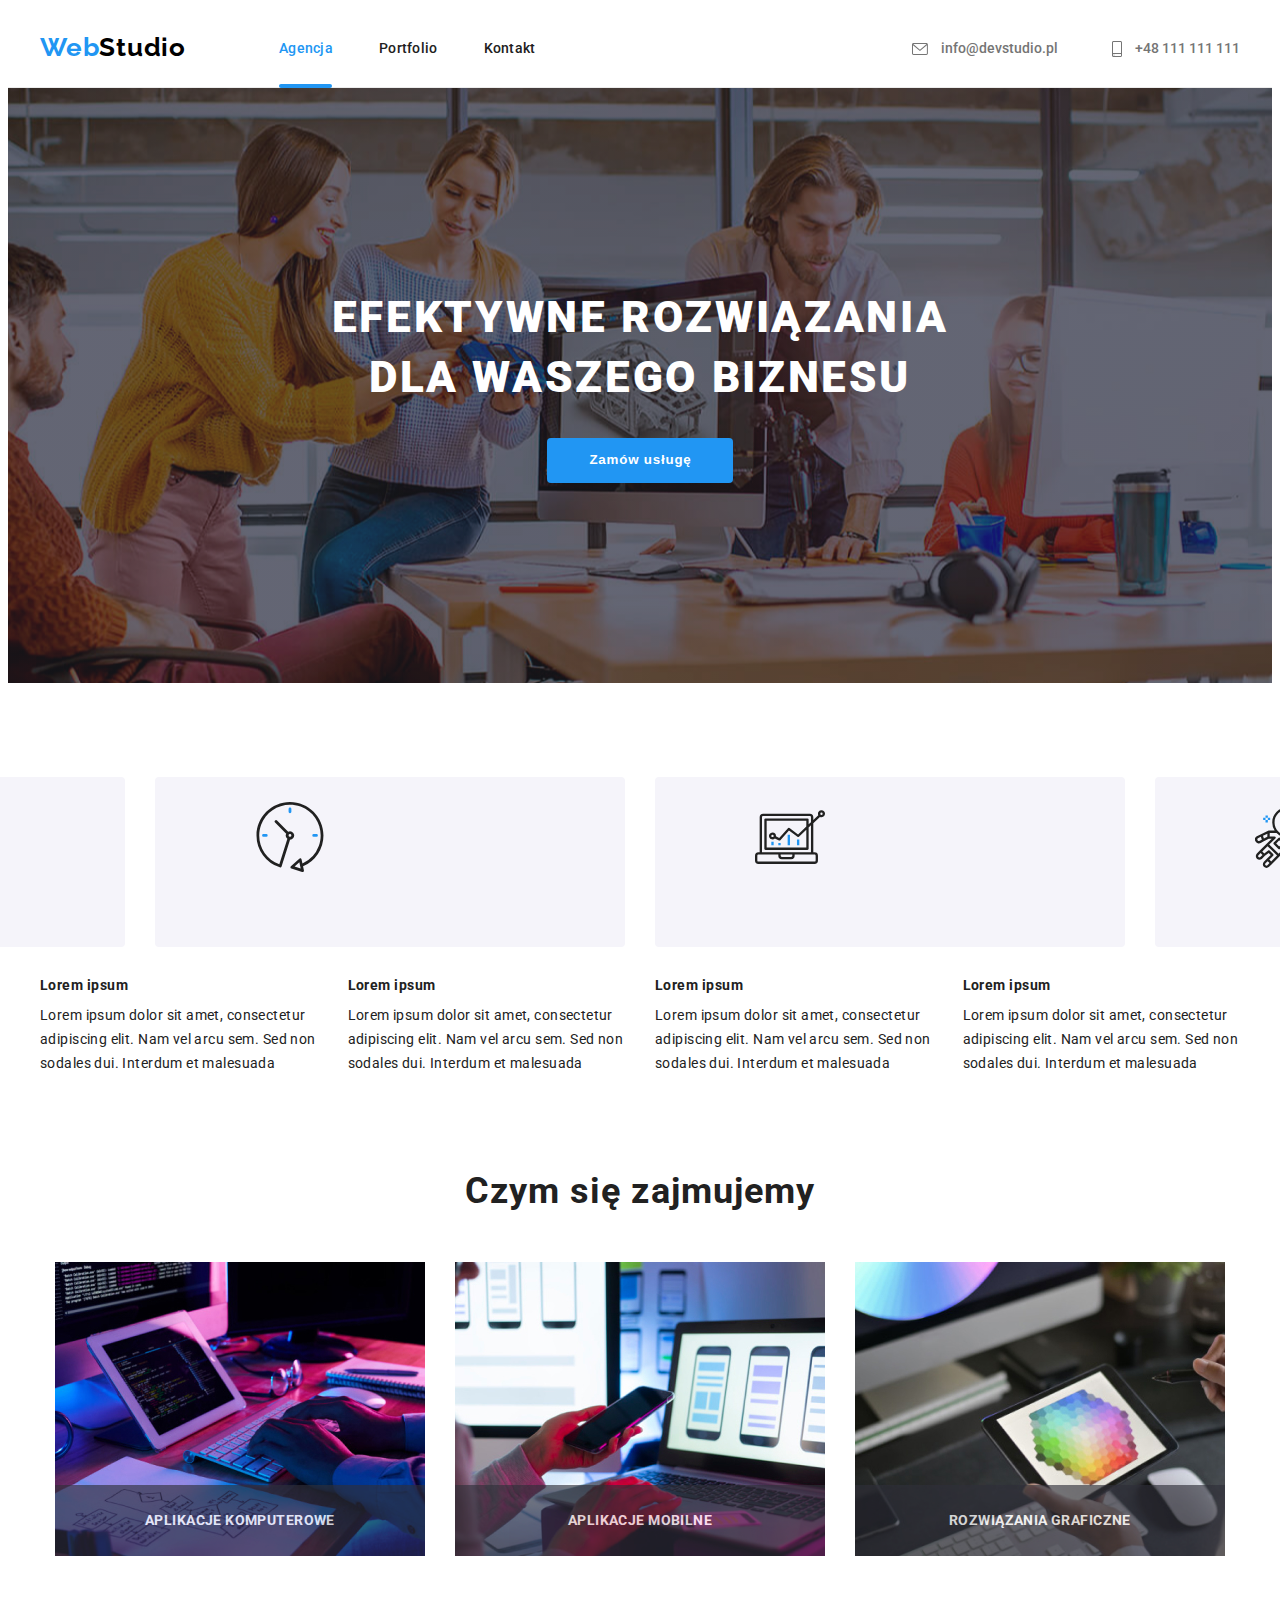
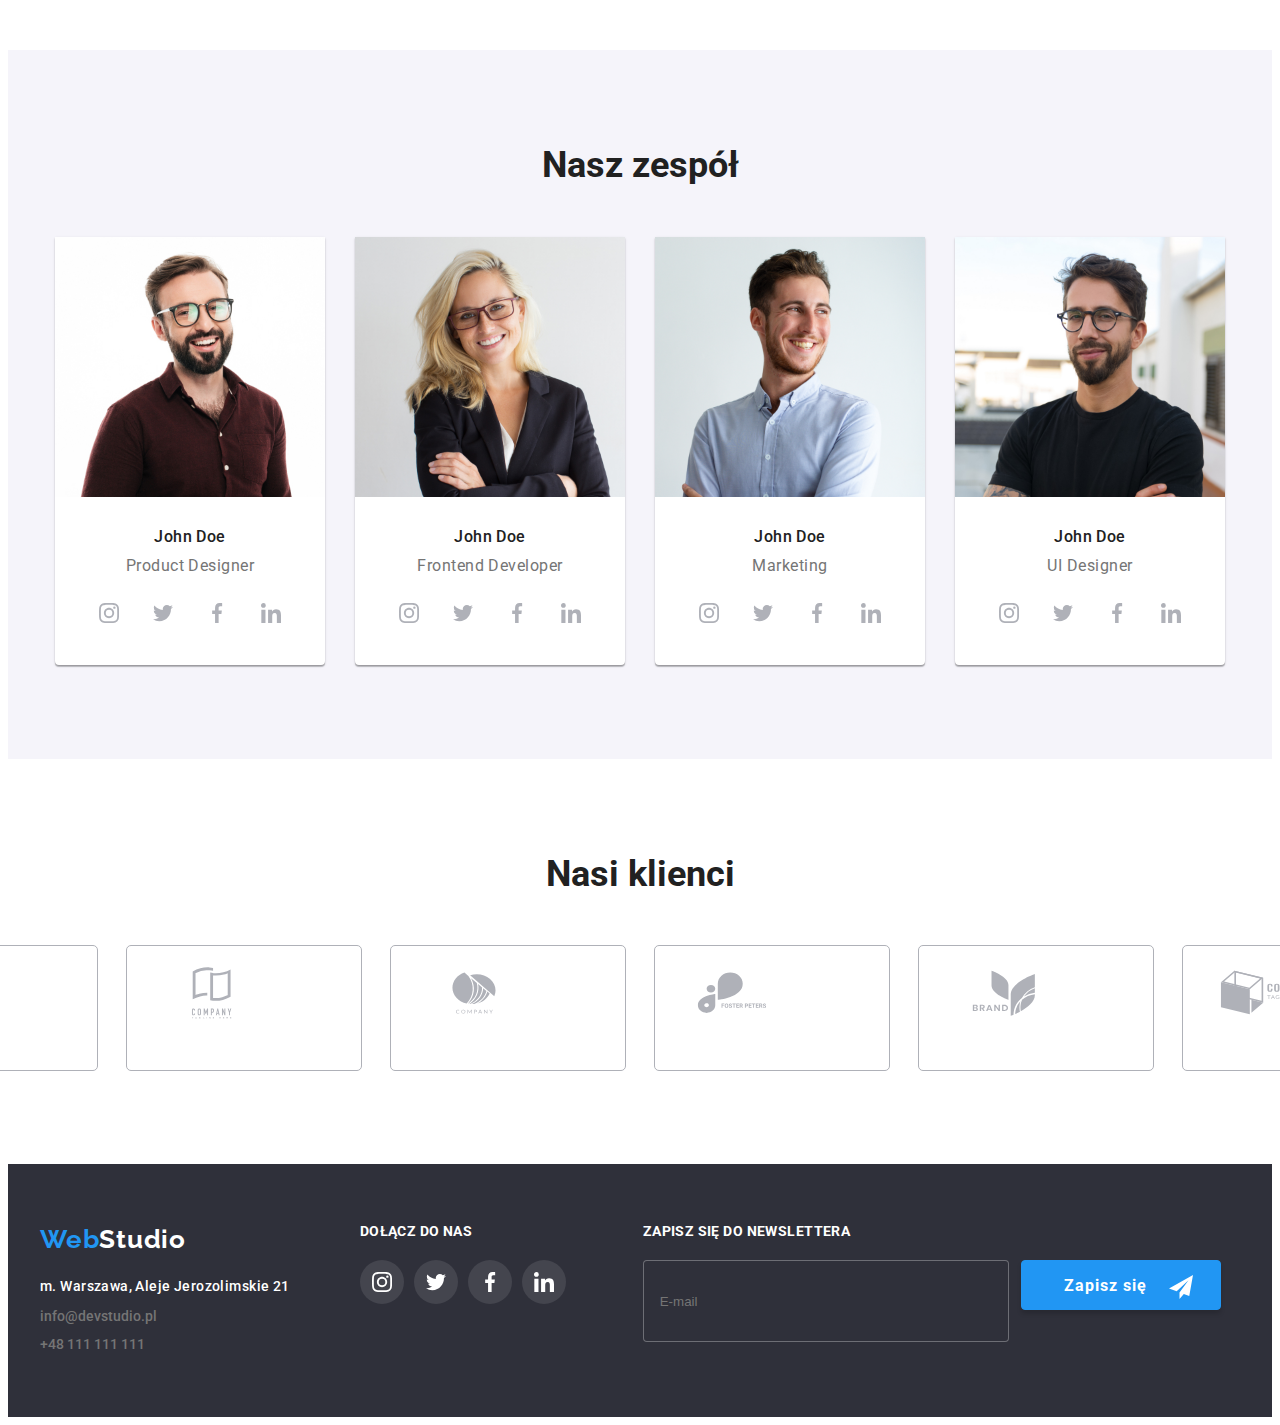
<file: index.html>
<!DOCTYPE html>
<html lang="pl">
    <head>
        <meta charset="UTF-8" />
        <title>Studio</title>
        <link
            rel="stylesheet"
            href="https://cdnjs.cloudflare.com/ajax/libs/modern-normalize/1.1.0/modern-normalize.min.css"
            integrity="sha512-wpPYUAdjBVSE4KJnH1VR1HeZfpl1ub8YT/NKx4PuQ5NmX2tKuGu6U/JRp5y+Y8XG2tV+wKQpNHVUX03MfMFn9Q=="
            crossorigin="anonymous"
            referrerpolicy="no-referrer"
        />
        <link rel="stylesheet" href="./css/styles.css" />
        <link
            href="https://fonts.googleapis.com/css2?family=Raleway:wght@700&family=Roboto:wght@400;500;700;900&display=swap"
            rel="stylesheet"
        />
    </head>
    <body>
        <header class="page-header">
            <div class="container">
                <nav class="page-header_navigation">
                    <a href="index.html" class="logo"
                        >Web<span class="logo_page-header">Studio</span></a
                    >
                    <ul class="site-nav">
                        <li>
                            <a
                                class="site-nav_element site-nav_element--is-active"
                                href="index.html"
                                >Agencja</a
                            >
                        </li>
                        <li>
                            <a href="portfolio.html" class="site-nav_element"
                                >Portfolio</a
                            >
                        </li>
                        <li>
                            <a href="#" class="site-nav_element">Kontakt</a>
                        </li>
                    </ul>
                </nav>
                <div>
                    <a
                        href="mailto:info@devstudio.pl"
                        class="contact contact--email"
                        ><svg class="email-icon" width="16" height="12">
                            <use href="./images/icons.svg#icon-envelope"></use>
                        </svg>
                        info@devstudio.pl</a
                    >
                    <a href="tel:+48111111111" class="contact">
                        <svg class="tel-icon" width="10" height="16">
                            <use
                                href="./images/icons.svg#icon-smartphone"
                            ></use>
                        </svg>
                        +48 111 111 111</a
                    >
                </div>
            </div>
        </header>
        <main>
            <section class="services section">
                <div class="container">
                    <h1 class="services_header">
                        EFEKTYWNE ROZWIĄZANIA DLA WASZEGO BIZNESU
                    </h1>
                    <button type="button" data-modal-open class="services_btn">
                        Zamów usługę
                    </button>
                </div>
            </section>
            <section class="section">
                <div class="container article-icons_box">
                    <ul class="article-icons">
                        <li>
                            <svg
                                class="article-icons_item"
                                width="270"
                                height="120"
                            >
                                <use
                                    href="./images/icons.svg#icon-antenna-1"
                                    width="70"
                                    height="70"
                                ></use>
                            </svg>
                        </li>
                        <li>
                            <svg
                                class="article-icons_item"
                                width="270"
                                height="120"
                            >
                                <use
                                    href="./images/icons.svg#icon-clock-1"
                                    width="70"
                                    height="70"
                                ></use>
                            </svg>
                        </li>
                        <li>
                            <svg
                                class="article-icons_item"
                                width="270"
                                height="120"
                            >
                                <use
                                    href="./images/icons.svg#icon-diagram-1"
                                    width="70"
                                    height="70"
                                ></use>
                            </svg>
                        </li>
                        <li>
                            <svg
                                class="article-icons_item"
                                width="270"
                                height="120"
                            >
                                <use
                                    href="./images/icons.svg#icon-astronaut-1"
                                    width="70"
                                    height="70"
                                ></use>
                            </svg>
                        </li>
                    </ul>
                </div>
                <div class="container">
                    <ul class="articles_box">
                        <li class="articles_item">
                            <h3 class="articles_header">Lorem ipsum</h3>
                            <p class="articles_text">
                                Lorem ipsum dolor sit amet, consectetur
                                adipiscing elit. Nam vel arcu sem. Sed non
                                sodales dui. Interdum et malesuada
                            </p>
                        </li>
                        <li class="articles_item">
                            <h3 class="articles_header">Lorem ipsum</h3>
                            <p class="articles_text">
                                Lorem ipsum dolor sit amet, consectetur
                                adipiscing elit. Nam vel arcu sem. Sed non
                                sodales dui. Interdum et malesuada
                            </p>
                        </li>
                        <li class="articles_item">
                            <h3 class="articles_header">Lorem ipsum</h3>
                            <p class="articles_text">
                                Lorem ipsum dolor sit amet, consectetur
                                adipiscing elit. Nam vel arcu sem. Sed non
                                sodales dui. Interdum et malesuada
                            </p>
                        </li>
                        <li class="articles_item">
                            <h3 class="articles_header">Lorem ipsum</h3>
                            <p class="articles_text">
                                Lorem ipsum dolor sit amet, consectetur
                                adipiscing elit. Nam vel arcu sem. Sed non
                                sodales dui. Interdum et malesuada
                            </p>
                        </li>
                    </ul>
                </div>
            </section>
            <section class="section">
                <div class="container">
                    <h2 class="products_header">Czym się zajmujemy</h2>
                    <ul class="products_types">
                        <li class="products_image">
                            <img
                                src="images/box1.jpg"
                                alt="Kodowanie"
                                width="370"
                                height="294"
                            />
                            <p class="products_label products_label--label-1">
                                APLIKACJE KOMPUTEROWE
                            </p>
                        </li>
                        <li class="products_image">
                            <img
                                src="images/box2.jpg"
                                alt="Tworzenie aplikacji na telefon"
                                width="370"
                                height="294"
                            />
                            <p class="products_label products_label--label-2">
                                APLIKACJE MOBILNE
                            </p>
                        </li>
                        <li class="products_image">
                            <img
                                src="images/box3.jpg"
                                alt="Wybieranie kolorów"
                                width="370"
                                height="294"
                            />
                            <p class="products_label products_label--label-3">
                                ROZWIĄZANIA GRAFICZNE
                            </p>
                        </li>
                    </ul>
                </div>
            </section>
            <section class="section team-members">
                <div class="container">
                    <h2 class="team-members_header">Nasz zespół</h2>
                    <ul class="team-members_list">
                        <li class="team-member">
                            <img
                                src="images/product-designer.jpg"
                                alt="Zdjęcie Product Designera"
                                width="270"
                                height="260"
                            />
                            <div class="team-member_details">
                                <div>
                                    <span>John Doe</span>
                                    <span class="team-member_position"
                                        >Product Designer</span
                                    >
                                </div>
                            </div>
                            <div>
                                <ul class="team-member_sm-list">
                                    <li>
                                        <svg
                                            class="team-member_sm"
                                            width="44"
                                            height="44"
                                            tabindex="0"
                                        >
                                            <use
                                                href="./images/icons.svg#icon-instagram-1"
                                                width="20"
                                                height="20"
                                                x="12"
                                                y="12"
                                            ></use>
                                        </svg>
                                    </li>
                                    <li>
                                        <svg
                                            class="team-member_sm"
                                            width="44"
                                            height="44"
                                            tabindex="0"
                                        >
                                            <use
                                                href="./images/icons.svg#icon-twitter-1"
                                                width="20"
                                                height="20"
                                                x="12"
                                                y="12"
                                            ></use>
                                        </svg>
                                    </li>
                                    <li>
                                        <svg
                                            class="team-member_sm"
                                            width="44"
                                            height="44"
                                            tabindex="0"
                                        >
                                            <use
                                                href="./images/icons.svg#icon-facebook-1"
                                                width="20"
                                                height="20"
                                                x="12"
                                                y="12"
                                            ></use>
                                        </svg>
                                    </li>
                                    <li>
                                        <svg
                                            class="team-member_sm"
                                            width="44"
                                            height="44"
                                            tabindex="0"
                                        >
                                            <use
                                                href="./images/icons.svg#icon-linkedin-1"
                                                width="20"
                                                height="20"
                                                x="12"
                                                y="12"
                                            ></use>
                                        </svg>
                                    </li>
                                </ul>
                            </div>
                        </li>
                        <li class="team-member">
                            <img
                                src="images/frontend-developer.jpg"
                                alt="Zdjęcie Frontend Developera"
                                width="270"
                                height="260"
                            />
                            <div class="team-member_details">
                                <span>John Doe</span>
                                <span class="team-member_position"
                                    >Frontend Developer</span
                                >
                            </div>
                            <div>
                                <ul class="team-member_sm-list">
                                    <li>
                                        <svg
                                            class="team-member_sm"
                                            width="44"
                                            height="44"
                                            tabindex="0"
                                        >
                                            <use
                                                href="./images/icons.svg#icon-instagram-1"
                                                width="20"
                                                height="20"
                                                x="12"
                                                y="12"
                                            ></use>
                                        </svg>
                                    </li>
                                    <li>
                                        <svg
                                            class="team-member_sm"
                                            width="44"
                                            height="44"
                                            tabindex="0"
                                        >
                                            <use
                                                href="./images/icons.svg#icon-twitter-1"
                                                width="20"
                                                height="20"
                                                x="12"
                                                y="12"
                                            ></use>
                                        </svg>
                                    </li>
                                    <li>
                                        <svg
                                            class="team-member_sm"
                                            width="44"
                                            height="44"
                                            tabindex="0"
                                        >
                                            <use
                                                href="./images/icons.svg#icon-facebook-1"
                                                width="20"
                                                height="20"
                                                x="12"
                                                y="12"
                                            ></use>
                                        </svg>
                                    </li>
                                    <li>
                                        <svg
                                            class="team-member_sm"
                                            width="44"
                                            height="44"
                                            tabindex="0"
                                        >
                                            <use
                                                href="./images/icons.svg#icon-linkedin-1"
                                                width="20"
                                                height="20"
                                                x="12"
                                                y="12"
                                            ></use>
                                        </svg>
                                    </li>
                                </ul>
                            </div>
                        </li>
                        <li class="team-member">
                            <img
                                src="images/marketing.jpg"
                                alt="Zdjęcie pracownika Marketingu"
                                width="270"
                                height="260"
                            />
                            <div class="team-member_details">
                                <span>John Doe</span>
                                <span class="team-member_position"
                                    >Marketing</span
                                >
                            </div>
                            <div>
                                <ul class="team-member_sm-list">
                                    <li>
                                        <svg
                                            class="team-member_sm"
                                            width="44"
                                            height="44"
                                            tabindex="0"
                                        >
                                            <use
                                                href="./images/icons.svg#icon-instagram-1"
                                                width="20"
                                                height="20"
                                                x="12"
                                                y="12"
                                            ></use>
                                        </svg>
                                    </li>
                                    <li>
                                        <svg
                                            class="team-member_sm"
                                            width="44"
                                            height="44"
                                            tabindex="0"
                                        >
                                            <use
                                                href="./images/icons.svg#icon-twitter-1"
                                                width="20"
                                                height="20"
                                                x="12"
                                                y="12"
                                            ></use>
                                        </svg>
                                    </li>
                                    <li>
                                        <svg
                                            class="team-member_sm"
                                            width="44"
                                            height="44"
                                            tabindex="0"
                                        >
                                            <use
                                                href="./images/icons.svg#icon-facebook-1"
                                                width="20"
                                                height="20"
                                                x="12"
                                                y="12"
                                            ></use>
                                        </svg>
                                    </li>
                                    <li>
                                        <svg
                                            class="team-member_sm"
                                            width="44"
                                            height="44"
                                            tabindex="0"
                                        >
                                            <use
                                                href="./images/icons.svg#icon-linkedin-1"
                                                width="20"
                                                height="20"
                                                x="12"
                                                y="12"
                                            ></use>
                                        </svg>
                                    </li>
                                </ul>
                            </div>
                        </li>
                        <li class="team-member">
                            <img
                                src="images/ui-designer.jpg"
                                alt="Zdjęcie UI Designera"
                                width="270"
                                height="260"
                            />
                            <div class="team-member_details">
                                <span>John Doe</span>
                                <span class="team-member_position"
                                    >UI Designer</span
                                >
                            </div>
                            <div>
                                <ul class="team-member_sm-list">
                                    <li>
                                        <svg
                                            class="team-member_sm"
                                            width="44"
                                            height="44"
                                            tabindex="0"
                                        >
                                            <use
                                                href="./images/icons.svg#icon-instagram-1"
                                                width="20"
                                                height="20"
                                                x="12"
                                                y="12"
                                            ></use>
                                        </svg>
                                    </li>
                                    <li>
                                        <svg
                                            class="team-member_sm"
                                            width="44"
                                            height="44"
                                            tabindex="0"
                                        >
                                            <use
                                                href="./images/icons.svg#icon-twitter-1"
                                                width="20"
                                                height="20"
                                                x="12"
                                                y="12"
                                            ></use>
                                        </svg>
                                    </li>
                                    <li>
                                        <svg
                                            class="team-member_sm"
                                            width="44"
                                            height="44"
                                            tabindex="0"
                                        >
                                            <use
                                                href="./images/icons.svg#icon-facebook-1"
                                                width="20"
                                                height="20"
                                                x="12"
                                                y="12"
                                            ></use>
                                        </svg>
                                    </li>
                                    <li>
                                        <svg
                                            class="team-member_sm"
                                            width="44"
                                            height="44"
                                            tabindex="0"
                                        >
                                            <use
                                                href="./images/icons.svg#icon-linkedin-1"
                                                width="20"
                                                height="20"
                                                x="12"
                                                y="12"
                                            ></use>
                                        </svg>
                                    </li>
                                </ul>
                            </div>
                        </li>
                    </ul>
                </div>
            </section>
            <section class="section">
                <h2 class="clients_header">Nasi klienci</h2>
                <ul class="clients_list">
                    <li>
                        <svg
                            class="clients_icon"
                            width="170"
                            height="92"
                            tabindex="0"
                        >
                            <use
                                href="./images/icons.svg#icon-logo"
                                width="106"
                                height="60.04"
                            ></use>
                        </svg>
                    </li>
                    <li>
                        <svg
                            class="clients_icon"
                            width="170"
                            height="92"
                            tabindex="0"
                        >
                            <use
                                href="./images/icons.svg#icon-logo-1"
                                width="106"
                                height="60.04"
                            ></use>
                        </svg>
                    </li>
                    <li>
                        <svg
                            class="clients_icon"
                            width="170"
                            height="92"
                            tabindex="0"
                        >
                            <use
                                href="./images/icons.svg#icon-logo-2"
                                width="106"
                                height="60.04"
                            ></use>
                        </svg>
                    </li>
                    <li>
                        <svg
                            class="clients_icon"
                            width="170"
                            height="92"
                            tabindex="0"
                        >
                            <use
                                href="./images/icons.svg#icon-logo-3"
                                width="106"
                                height="60.04"
                            ></use>
                        </svg>
                    </li>
                    <li>
                        <svg
                            class="clients_icon"
                            width="170"
                            height="92"
                            tabindex="0"
                        >
                            <use
                                href="./images/icons.svg#icon-logo-4"
                                width="106"
                                height="60.04"
                            ></use>
                        </svg>
                    </li>
                    <li>
                        <svg
                            class="clients_icon"
                            width="170"
                            height="92"
                            tabindex="0"
                        >
                            <use
                                href="./images/icons.svg#icon-logo-5"
                                width="106"
                                height="60.04"
                            ></use>
                        </svg>
                    </li>
                </ul>
            </section>
        </main>
        <footer class="footer-wrapper">
            <div class="container footer-box">
                <div>
                    <a href="index.html" class="logo"
                        >Web<span class="logo_page-footer">Studio</span></a
                    >
                    <address class="address_wrapper">
                        <a
                            href="https://www.google.com/maps/place/al.+Jerozolimskie+21,+00-508+Warszawa/@52.2305286,21.013843,17z/data=!3m1!4b1!4m6!3m5!1s0x471eccf3e52bee23:0xc5163bc7ec8d4437!8m2!3d52.2305286!4d21.0160317!16s%2Fg%2F11csnfr8s8"
                            target="_blank"
                            class="address"
                            >m. Warszawa, Aleje Jerozolimskie 21</a
                        >
                        <div class="footer-links">
                            <a
                                href="mailto:info@devstudio.pl"
                                class="contact contact--footer-email"
                                >info@devstudio.pl</a
                            >
                            <a
                                href="tel:+48111111111"
                                class="contact contact--footer-tel"
                                >+48 111 111 111</a
                            >
                        </div>
                    </address>
                </div>
                <div class="sm">
                    <h3 class="sm_header">DOŁĄCZ DO NAS</h3>
                    <ul class="sm_list">
                        <li>
                            <svg
                                class="sm_icon"
                                width="44"
                                height="44"
                                tabindex="0"
                            >
                                <use
                                    href="./images/icons.svg#icon-instagram-1"
                                    width="20"
                                    height="20"
                                    x="12"
                                    y="12"
                                ></use>
                            </svg>
                        </li>
                        <li>
                            <svg
                                class="sm_icon"
                                width="44"
                                height="44"
                                tabindex="0"
                            >
                                <use
                                    href="./images/icons.svg#icon-twitter-1"
                                    width="20"
                                    height="20"
                                    x="12"
                                    y="12"
                                ></use>
                            </svg>
                        </li>
                        <li>
                            <svg
                                class="sm_icon"
                                width="44"
                                height="44"
                                tabindex="0"
                            >
                                <use
                                    href="./images/icons.svg#icon-facebook-1"
                                    width="20"
                                    height="20"
                                    x="12"
                                    y="12"
                                ></use>
                            </svg>
                        </li>
                        <li>
                            <svg
                                class="sm_icon"
                                width="44"
                                height="44"
                                tabindex="0"
                            >
                                <use
                                    href="./images/icons.svg#icon-linkedin-1"
                                    width="20"
                                    height="20"
                                    x="12"
                                    y="12"
                                ></use>
                            </svg>
                        </li>
                    </ul>
                </div>
                <div class="newsletter_wrapper">
                    <h3 class="newsletter_header">ZAPISZ SIĘ DO NEWSLETTERA</h3>
                    <form
                        name="newsletter_form"
                        autocomplete="on"
                        novalidate
                        class="newsletter_form"
                    >
                        <input
                            type="email"
                            name="newsletter-email"
                            placeholder="E-mail"
                            required
                            class="newsletter_email"
                        />

                        <button type="submit" class="newsletter_btn">
                            Zapisz się
                            <svg class="submit-icon" width="24px" height="24px">
                                <use
                                    href="./images/icons.svg#icon-icon-send"
                                ></use>
                            </svg>
                        </button>
                    </form>
                </div>
            </div>
        </footer>
        <div class="backdrop is-hidden" data-modal>
            <div class="modal">
                <div>
                    <button type="button" class="close-btn" data-modal-close>
                        &times;
                    </button>
                </div>
                <div class="form_wrapper">
                    <form>
                        <h4 class="form_header">
                            Zostaw swoje dane w formularzu poniżej
                        </h4>
                        <div class="form_box">
                            <label class="form_label" for="user_name"
                                >Imię</label
                            >
                            <input
                                type="team-member_details                             team-member_detailsr_name"
                                id="user_name"
                                class="input-box"
                            />
                            <svg
                                width="18px"
                                height="18px"
                                class="input-box_icon"
                            >
                                <use
                                    href="./images/icons.svg#icon-person-form"
                                ></use>
                            </svg>
                        </div>
                        <div class="form_box">
                            <label class="form_label" for="form_phone_number"
                                >Telefon</label
                            >
                            <input
                                type="tel"
                                name="phone_number"
                                id="form_phone_number"
                                class="input-box"
                            />
                            <svg
                                width="18px"
                                height="18px"
                                class="input-box_icon"
                            >
                                <use
                                    href="./images/icons.svg#icon-phone-form"
                                ></use>
                            </svg>
                        </div>
                        <div class="form_box">
                            <label class="form_label" for="email_address"
                                >Email</label
                            >
                            <input
                                type="email"
                                name="email_address"
                                id="email_address"
                                class="input-box"
                            />
                            <svg
                                width="18px"
                                height="18px"
                                class="input-box_icon"
                            >
                                <use
                                    href="./images/icons.svg#icon-email-form"
                                ></use>
                            </svg>
                        </div>
                        <div class="form_box">
                            <label class="form_label" for="comments">
                                Komentarz</label
                            >
                            <textarea
                                name="comments"
                                rows="5"
                                placeholder="Wprowadź tekst"
                                id="comments"
                                class="input-box input-box--comments"
                            ></textarea>
                        </div>
                        <label class="checkbox" for="checkbox-consent">
                            <input
                                class="checkbox_input"
                                type="checkbox"
                                name="consent"
                                id="checkbox-consent"
                                value="Oświadczam iż akceptuję Regulamin i Politykę
                            Prywatności."
                            />
                            <div class="checkbox_border">
                                <svg
                                    class="checkbox-icon--checked"
                                    width="16px"
                                    height="15px"
                                >
                                    <use
                                        href="./images/icons.svg#icon-icon-check"
                                    ></use>
                                </svg>
                            </div>
                            <svg
                                class="checkbox-icon--unchecked"
                                width="16px"
                                height="15px"
                            >
                                <use
                                    href="./images/icons.svg#icon-vector"
                                ></use>
                            </svg>
                            <span class="checkbox_text"
                                >Oświadczam iż akceptuję
                                <a href="#" class="checkbox_text--link"
                                    >Regulamin</a
                                >
                                i
                                <a href="#" class="checkbox_text--link"
                                    >Politykę Prywatności.</a
                                ></span
                            >
                        </label>
                        <div>
                            <button type="submit" class="submit-btn">
                                Wyślij
                            </button>
                        </div>
                    </form>
                </div>
            </div>
        </div>
        <script src="./js/modal.js"></script>
    </body>
</html>
</file>
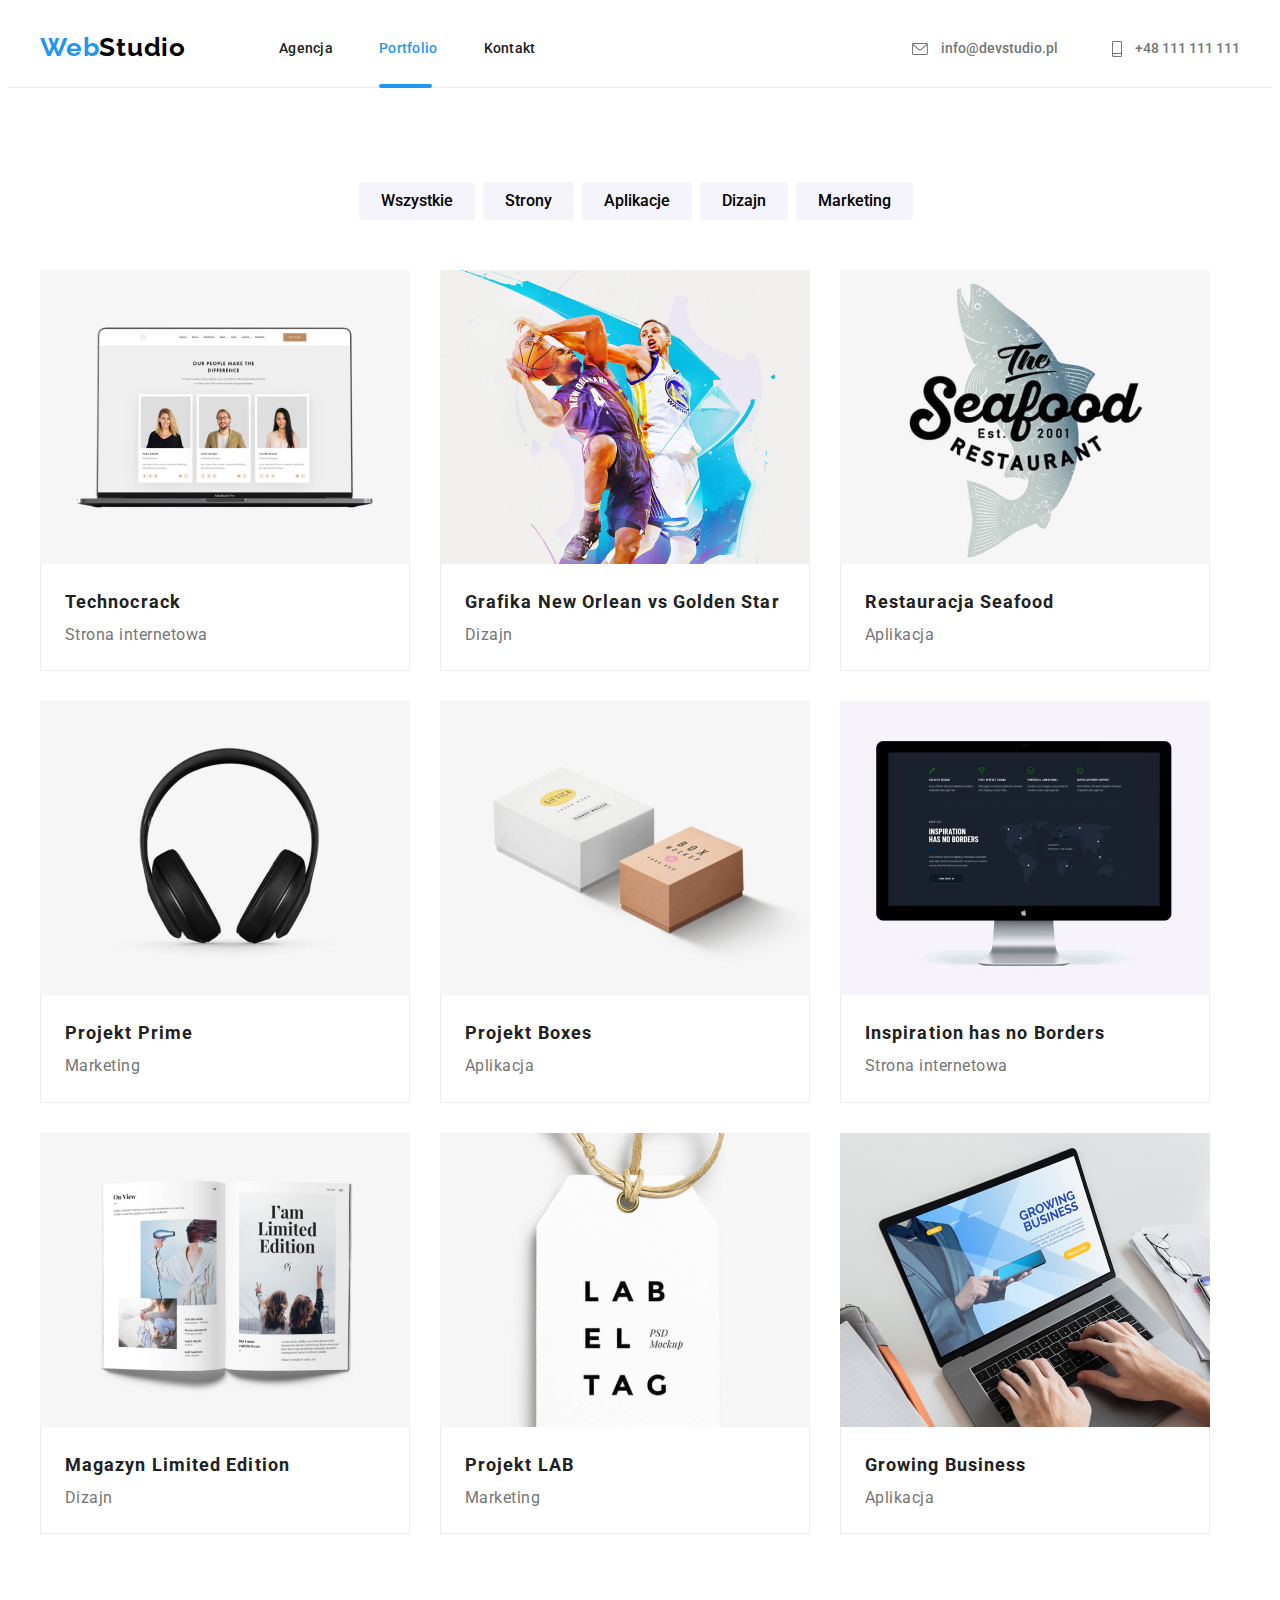
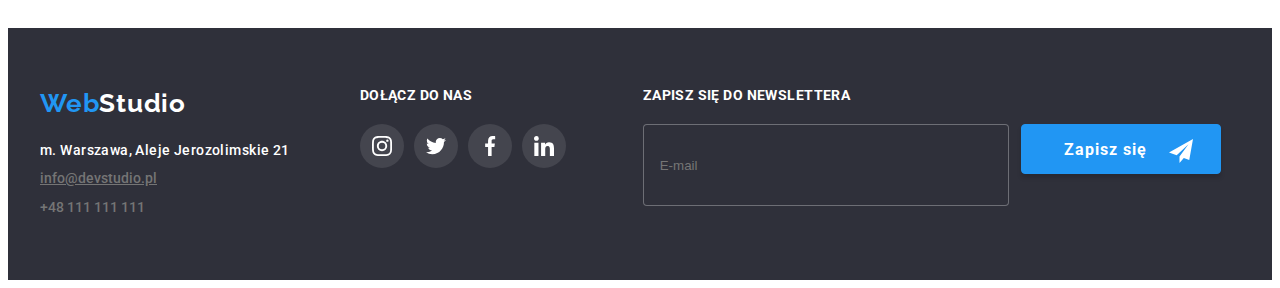
<file: portfolio.html>
<!DOCTYPE html>
<html lang="pl">
    <head>
        <meta charset="UTF-8" />
        <title>Portfolio</title>
        <link
            rel="stylesheet"
            href="https://cdnjs.cloudflare.com/ajax/libs/modern-normalize/1.1.0/modern-normalize.min.css"
            integrity="sha512-wpPYUAdjBVSE4KJnH1VR1HeZfpl1ub8YT/NKx4PuQ5NmX2tKuGu6U/JRp5y+Y8XG2tV+wKQpNHVUX03MfMFn9Q=="
            crossorigin="anonymous"
            referrerpolicy="no-referrer"
        />
        <link rel="stylesheet" href="./css/styles.css" />
        <link
            href="https://fonts.googleapis.com/css2?family=Raleway:wght@700&family=Roboto:wght@400;500;700;900&display=swap"
            rel="stylesheet"
        />
    </head>
    <body>
        <header class="page-header">
            <div class="container">
                <nav class="page-header_navigation">
                    <a href="index.html" class="logo"
                        >Web<span class="logo_page-header">Studio</span></a
                    >
                    <ul class="site-nav">
                        <li>
                            <a class="site-nav_element" href="index.html"
                                >Agencja</a
                            >
                        </li>
                        <li>
                            <a
                                href="portfolio.html"
                                class="site-nav_element site-nav_element--is-active"
                                >Portfolio</a
                            >
                        </li>
                        <li>
                            <a href="#" class="site-nav_element">Kontakt</a>
                        </li>
                    </ul>
                </nav>
                <div class="contact-details">
                    <a
                        href="mailto:info@devstudio.pl"
                        class="contact contact--email"
                        ><svg class="email-icon" width="16" height="12">
                            <use href="./images/icons.svg#icon-envelope"></use>
                        </svg>
                        info@devstudio.pl</a
                    >
                    <a href="tel:+48111111111" class="contact">
                        <svg class="tel-icon" width="10" height="16">
                            <use
                                href="./images/icons.svg#icon-smartphone"
                            ></use>
                        </svg>
                        +48 111 111 111</a
                    >
                </div>
            </div>
        </header>
        <main>
            <section>
                <div class="container">
                    <ul class="filters">
                        <li>
                            <button class="filters_btn">Wszystkie</button>
                        </li>
                        <li>
                            <button class="filters_btn">Strony</button>
                        </li>
                        <li>
                            <button class="filters_btn">Aplikacje</button>
                        </li>
                        <li>
                            <button class="filters_btn">Dizajn</button>
                        </li>
                        <li>
                            <button class="filters_btn">Marketing</button>
                        </li>
                    </ul>
                </div>
            </section>
            <section>
                <div class="container">
                    <ul class="websites">
                        <li>
                            <div class="websites_box">
                                <img
                                    src="images/technocrack.jpg"
                                    alt="strona internetowa technocrack"
                                    width="370"
                                    height="294"
                                />
                                <p class="websites_overlay">
                                    Technocrack jest popularną platformą
                                    wykorzystywaną do rozpowszechniania
                                    koronawirusa. Firmy wykorzystują tę
                                    platformę do celów szpiegowskich i ataków na
                                    niezabezpieczone serwery konkurencji
                                </p>
                            </div>
                            <div class="websites_info">
                                <span>Technocrack</span>
                                <span class="websites_category"
                                    >Strona internetowa</span
                                >
                            </div>
                        </li>
                        <li>
                            <div class="websites_box">
                                <img
                                    src="images/grafika-new-orlean.jpg"
                                    alt="grafika new orlean vs golden star"
                                    width="370"
                                    height="294"
                                />
                                <p class="websites_overlay">
                                    Technocrack jest popularną platformą
                                    wykorzystywaną do rozpowszechniania
                                    koronawirusa. Firmy wykorzystują tę
                                    platformę do celów szpiegowskich i ataków na
                                    niezabezpieczone serwery konkurencji
                                </p>
                            </div>
                            <div class="websites_info">
                                <span>Grafika New Orlean vs Golden Star</span>
                                <span class="websites_category">Dizajn</span>
                            </div>
                        </li>
                        <li>
                            <div class="websites_box">
                                <img
                                    src="images/restauracja-seafood.jpg"
                                    alt="logo restauracji seafood"
                                    width="370"
                                    height="294"
                                />
                                <p class="websites_overlay">
                                    Technocrack jest popularną platformą
                                    wykorzystywaną do rozpowszechniania
                                    koronawirusa. Firmy wykorzystują tę
                                    platformę do celów szpiegowskich i ataków na
                                    niezabezpieczone serwery konkurencji
                                </p>
                            </div>
                            <div class="websites_info">
                                <span>Restauracja Seafood</span>
                                <span class="websites_category">Aplikacja</span>
                            </div>
                        </li>
                        <li>
                            <div class="websites_box">
                                <img
                                    src="images/project-prime.jpg"
                                    alt="słuchawki"
                                    width="370"
                                    height="294"
                                />
                                <p class="websites_overlay">
                                    Technocrack jest popularną platformą
                                    wykorzystywaną do rozpowszechniania
                                    koronawirusa. Firmy wykorzystują tę
                                    platformę do celów szpiegowskich i ataków na
                                    niezabezpieczone serwery konkurencji
                                </p>
                            </div>
                            <div class="websites_info">
                                <span>Projekt Prime</span>
                                <span class="websites_category">Marketing</span>
                            </div>
                        </li>
                        <li>
                            <div class="websites_box">
                                <img
                                    src="images/project-boxes.jpg"
                                    alt="pudełka"
                                    width="370"
                                    height="294"
                                />
                                <p class="websites_overlay">
                                    Technocrack jest popularną platformą
                                    wykorzystywaną do rozpowszechniania
                                    koronawirusa. Firmy wykorzystują tę
                                    platformę do celów szpiegowskich i ataków na
                                    niezabezpieczone serwery konkurencji
                                </p>
                            </div>
                            <div class="websites_info">
                                <span>Projekt Boxes</span>
                                <span class="websites_category">Aplikacja</span>
                            </div>
                        </li>
                        <li>
                            <div class="websites_box">
                                <img
                                    src="images/inspiration-has-no-borders.jpg"
                                    alt="monitor"
                                    width="370"
                                    height="294"
                                />
                                <p class="websites_overlay">
                                    Technocrack jest popularną platformą
                                    wykorzystywaną do rozpowszechniania
                                    koronawirusa. Firmy wykorzystują tę
                                    platformę do celów szpiegowskich i ataków na
                                    niezabezpieczone serwery konkurencji
                                </p>
                            </div>
                            <div class="websites_info">
                                <span>Inspiration has no Borders</span>
                                <span class="websites_category"
                                    >Strona internetowa</span
                                >
                            </div>
                        </li>
                        <li>
                            <div class="websites_box">
                                <img
                                    src="images/magazyn-limited-edition.jpg"
                                    alt="magazyn"
                                    width="370"
                                    height="294"
                                />
                                <p class="websites_overlay">
                                    Technocrack jest popularną platformą
                                    wykorzystywaną do rozpowszechniania
                                    koronawirusa. Firmy wykorzystują tę
                                    platformę do celów szpiegowskich i ataków na
                                    niezabezpieczone serwery konkurencji
                                </p>
                            </div>
                            <div class="websites_info">
                                <span>Magazyn Limited Edition</span>
                                <span class="websites_category">Dizajn</span>
                            </div>
                        </li>
                        <li>
                            <div class="websites_box">
                                <img
                                    src="images/project-lab.jpg"
                                    alt="metka"
                                    width="370"
                                    height="294"
                                />
                                <p class="websites_overlay">
                                    Technocrack jest popularną platformą
                                    wykorzystywaną do rozpowszechniania
                                    koronawirusa. Firmy wykorzystują tę
                                    platformę do celów szpiegowskich i ataków na
                                    niezabezpieczone serwery konkurencji
                                </p>
                            </div>
                            <div class="websites_info">
                                <span>Projekt LAB</span>
                                <span class="websites_category">Marketing</span>
                            </div>
                        </li>
                        <li>
                            <div class="websites_box">
                                <img
                                    src="images/growing-business.jpg"
                                    alt="laptop"
                                    width="370"
                                    height="294"
                                />
                                <p class="websites_overlay">
                                    Technocrack jest popularną platformą
                                    wykorzystywaną do rozpowszechniania
                                    koronawirusa. Firmy wykorzystują tę
                                    platformę do celów szpiegowskich i ataków na
                                    niezabezpieczone serwery konkurencji
                                </p>
                            </div>
                            <div class="websites_info">
                                <span>Growing Business</span>
                                <span class="websites_category">Aplikacja</span>
                            </div>
                        </li>
                    </ul>
                </div>
            </section>
        </main>
        <footer class="footer-wrapper">
            <div class="container footer-box">
                <div>
                    <a href="index.html" class="logo"
                        >Web<span class="logo_page-footer">Studio</span></a
                    >
                    <address class="address_wrapper">
                        <a
                            href="https://www.google.com/maps/place/al.+Jerozolimskie+21,+00-508+Warszawa/@52.2305286,21.013843,17z/data=!3m1!4b1!4m6!3m5!1s0x471eccf3e52bee23:0xc5163bc7ec8d4437!8m2!3d52.2305286!4d21.0160317!16s%2Fg%2F11csnfr8s8"
                            target="_blank"
                            class="address"
                            >m. Warszawa, Aleje Jerozolimskie 21</a
                        >
                        <div class="footer-links">
                            <a
                                href="mailto:info@devstudio.pl"
                                class="portfolio-footer_email"
                                >info@devstudio.pl</a
                            >
                            <a
                                href="tel:+48111111111"
                                class="contact contact--footer-tel"
                                >+48 111 111 111</a
                            >
                        </div>
                    </address>
                </div>
                <div class="sm">
                    <h3 class="sm_header">DOŁĄCZ DO NAS</h3>
                    <ul class="sm_list">
                        <li>
                            <svg
                                class="sm_icon"
                                width="44"
                                height="44"
                                tabindex="0"
                            >
                                <use
                                    href="./images/icons.svg#icon-instagram-1"
                                    width="20"
                                    height="20"
                                    x="12"
                                    y="12"
                                ></use>
                            </svg>
                        </li>
                        <li>
                            <svg
                                class="sm_icon"
                                width="44"
                                height="44"
                                tabindex="0"
                            >
                                <use
                                    href="./images/icons.svg#icon-twitter-1"
                                    width="20"
                                    height="20"
                                    x="12"
                                    y="12"
                                ></use>
                            </svg>
                        </li>
                        <li>
                            <svg
                                class="sm_icon"
                                width="44"
                                height="44"
                                tabindex="0"
                            >
                                <use
                                    href="./images/icons.svg#icon-facebook-1"
                                    width="20"
                                    height="20"
                                    x="12"
                                    y="12"
                                ></use>
                            </svg>
                        </li>
                        <li>
                            <svg
                                class="sm_icon"
                                width="44"
                                height="44"
                                tabindex="0"
                            >
                                <use
                                    href="./images/icons.svg#icon-linkedin-1"
                                    width="20"
                                    height="20"
                                    x="12"
                                    y="12"
                                ></use>
                            </svg>
                        </li>
                    </ul>
                </div>
                <div class="newsletter_wrapper">
                    <h3 class="newsletter_header">ZAPISZ SIĘ DO NEWSLETTERA</h3>
                    <form
                        name="newsletter_form"
                        autocomplete="on"
                        novalidate
                        class="newsletter_form"
                    >
                        <input
                            type="email"
                            name="newsletter-email"
                            placeholder="E-mail"
                            required
                            class="newsletter_email"
                        />

                        <button type="submit" class="newsletter_btn">
                            Zapisz się
                            <svg class="submit-icon" width="24px" height="24px">
                                <use
                                    href="./images/icons.svg#icon-icon-send"
                                ></use>
                            </svg>
                        </button>
                    </form>
                </div>
            </div>
        </footer>
    </body>
</html>
</file>
<file: css/styles.css>
/* style mające zastosowanie dla index oraz portfolio */
:root {
    --text-color: #212121;
    --logo-color-black: #000000;
    --logo-color-white: #ffffff;
    --blue-accent: #2196f3;
    --dark-background: #2f303a;
    --bg-img: rgba(47, 48, 58, 0.4);
}
h1,
h2,
h3,
p,
ul {
    margin: 0;
    padding: 0;
}
body {
    font-family: "Roboto", sans-serif;
    color: var(--text-color);
}
svg,
img {
    vertical-align: middle;
}
.container {
    width: 1200px;
    margin: 0 auto;
    padding: 0 15px;
}
.page-header {
    border-bottom: 1px solid #ececec;
    padding: 24px 0 25px;
}
.page-header > .container {
    display: flex;
    align-items: center;
    justify-content: space-between;
}
.page-header_navigation {
    display: flex;
    align-items: center;
    gap: 93px;
}
.logo {
    font-family: "Raleway", sans-serif;
    font-size: 26px;
    font-weight: 700;
    line-height: 1.17;
    color: var(--blue-accent);
    text-decoration: none;
    letter-spacing: 0.03em;
    display: inline-block;
}

.logo_page-header {
    color: var(--logo-color-black);
}
.logo_page-footer {
    color: var(--logo-color-white);
}
.site-nav {
    list-style: none;
    letter-spacing: 0.02em;
    display: flex;
    gap: 46px;
}
.site-nav_element {
    font-size: 14px;
    font-weight: 500;
    line-height: 1.17;
    text-decoration: none;
    color: var(--text-color);
    letter-spacing: 0.02em;
    text-align: left;
    transition: color 250ms cubic-bezier(0.4, 0, 0.2, 1),
        background-color 250ms cubic-bezier(0.4, 0, 0.2, 1);
    position: relative;
}
.site-nav_element--is-active {
    color: #2196f3;
}
.site-nav_element--is-active::after {
    position: absolute;
    width: 53px;
    height: 4px;
    background-color: #2196f3;
    border-radius: 2px;
    top: 44px;
    content: "";
    justify-content: center;
    display: flex;
}
.site-nav_element:hover,
.site-nav_element:focus {
    color: #2196f3;
}
.site-nav_element:hover::after,
.site-nav_element:focus::after {
    position: absolute;
    width: 100%;
    height: 4px;
    background-color: #2196f3;
    border-radius: 2px;
    top: 44px;
    content: "";
    justify-content: center;
    display: flex;
}

.contact--email {
    margin-right: 50px;
}

.address {
    font-style: normal;
    color: var(--logo-color-white);
    text-decoration: none;
    line-height: 1.7;
    font-size: 14px;
    font-weight: 500;
    cursor: pointer;
    letter-spacing: 0.03em;
}
.contact {
    font-size: 14px;
    font-weight: 500;
    font-style: normal;
    line-height: 1.17;
    text-decoration: none;
    color: #757575;
    cursor: pointer;
    fill: currentColor;
    transition: color 250ms cubic-bezier(0.4, 0, 0.2, 1),
        fill 250ms cubic-bezier(0.4, 0, 0.2, 1);
}

.contact:hover,
.contact:focus {
    color: var(--blue-accent);
    fill: #2196f3;
}
.email-icon {
    margin-right: 10px;
}
.tel-icon {
    margin-right: 10px;
}
.footer-wrapper {
    padding: 60px 0;
    background-color: var(--dark-background);
}
.address_wrapper {
    margin-top: 20px;
}
.footer-links {
    display: flex;
    flex-direction: column;
    width: fit-content;
}
.contact--footer-tel {
    margin-top: 9px;
    line-height: 1.7;
}
.contact--footer-email {
    padding-top: 9px;
}
.section {
    margin-bottom: 94px;
    margin-top: 94px;
}
.footer-box {
    display: flex;
}
.sm {
    margin-left: 70px;
}
.sm_header {
    font-family: "Roboto";
    font-weight: 700;
    font-size: 14px;
    line-height: 1.14;
    letter-spacing: 0.03em;
    color: #ffffff;
    font-style: normal;
}
.sm_list {
    list-style: none;
    display: flex;
    flex-direction: row;
    column-gap: 10px;
    justify-content: center;
    margin-top: 20px;
}
.sm_icon {
    fill: #ffffff;
    border-radius: 50%;
    background: rgba(255, 255, 255, 0.1);
    transition: background-color 250ms cubic-bezier(0.4, 0, 0.2, 1);
    outline: none;
}
.sm_icon:is(:hover, :focus) {
    background-color: #2196f3;
}
.newsletter_wrapper {
    margin-left: 77px;
}

.newsletter_header {
    font-family: "Roboto";
    font-weight: 700;
    font-size: 14px;
    line-height: 1.14;
    letter-spacing: 0.03em;
    color: #ffffff;
    font-style: normal;
}
.newsletter_form {
    margin-top: 20px;
    display: flex;
}
.newsletter_email {
    width: 348px;
    height: 50px;
    color: #ffffff99;
    background-color: var(--dark-background);
    border: 1px solid rgba(255, 255, 255, 0.3);
    border-radius: 4px;
    padding: 15px 0 15px 16px;
    margin-right: 12px;
    outline: none;
}
.newsletter_btn {
    width: 200px;
    height: 50px;
    font-family: "Roboto";
    font-weight: 700;
    font-size: 16px;
    line-height: 1.875;
    letter-spacing: 0.06em;
    color: #ffffff;
    background-color: var(--blue-accent);
    box-shadow: 0px 4px 4px rgba(0, 0, 0, 0.15);
    border-radius: 4px;
    border: 1px solid var(--blue-accent);
    padding: 10px 26px 10px 42px;
    cursor: pointer;
}
.submit-icon {
    fill: #ffffff;
    margin-left: 18px;
}
/*style mające zastosowanie tylko dla index */
.services {
    text-align: center;
    background-color: var(--dark-background);
    background-image: linear-gradient(to bottom, var(--bg-img), var(--bg-img)),
        url(../images/bg-img.png);
    background-repeat: no-repeat;
    background-position: center;
}

.services_header {
    font-weight: 900;
    font-size: 44px;
    line-height: 1.3636;
    color: var(--logo-color-white);
    letter-spacing: 0.06em;
    margin: -94px 252px 30px;
    padding-top: 200px;
}

.services_btn {
    font-weight: 700;
    line-height: 1.875;
    background-color: var(--blue-accent);
    color: var(--logo-color-white);
    border-color: var(--blue-accent);
    letter-spacing: 0.06em;
    outline: none;
    border-radius: 4px;
    border: none;
    padding: 10px 41px 10px 42px;
    margin-bottom: 200px;
    cursor: pointer;
}
.article-icons {
    display: flex;
    flex-direction: row;
    justify-content: center;
    list-style: none;
    gap: 30px;
}
.article-icons_box {
    margin-bottom: 30px;
}
.article-icons_item {
    background-color: #f5f4fa;
    padding: 25px 100px;
    border-radius: 4px;
}

.articles_box {
    list-style: none;
    letter-spacing: 0.03em;
    text-align: left;
    display: flex;
    flex-direction: row;
    justify-content: center;
    padding-top: 94px;
}
.articles_item {
    margin-right: 30px;
}
.articles_box li:last-child {
    margin-right: 0;
}
.articles_header {
    font-weight: 700;
    font-size: 14px;
    line-height: 1.172;
    margin-bottom: 10px;
    margin-top: -94px;
}
.articles_text {
    font-weight: 400;
    font-size: 14px;
    line-height: 1.71;
    letter-spacing: 0.03em;
}
.products_types {
    list-style: none;
    display: flex;
    justify-content: center;
    text-align: center;
}
.products_header {
    font-weight: 700;
    font-size: 36px;
    text-align: center;
    line-height: 1.17;
    letter-spacing: 0.03em;
    padding-bottom: 50px;
}
.products_image {
    margin-right: 30px;
    position: relative;
}
.products_types li:last-child {
    margin-right: 0;
}

.products_label {
    font-family: "Roboto";
    font-weight: 700;
    font-size: 14px;
    line-height: 1.17;
    letter-spacing: 0.03em;
    color: #ffffff;
    background: rgba(47, 48, 58, 0.8);
    opacity: 80%;
    margin: 0;
}
.products_label--label-1 {
    padding: 27px 90px;
}
.products_label--label-2 {
    padding: 27px 112.95px;
}
.products_label--label-3 {
    padding: 27px 94px;
}
.products_image > .products_label {
    position: absolute;
    bottom: 0;
}
.team-members {
    background: #f5f4fa;
}
.team-members_list {
    list-style: none;
    letter-spacing: 0.03em;
    display: flex;
    flex-direction: row;
    column-gap: 30px;
    justify-content: center;
    padding-bottom: 94px;
    margin-bottom: -94px;
}
.team-members_header {
    font-weight: 700;
    font-size: 36px;
    text-align: center;
    line-height: 1.2;
    margin-bottom: 50px;
    padding-top: 94px;
}
.team-member_details {
    padding-top: 30px;
    text-align: center;
}
.team-member {
    background-color: #ffffff;
    font-weight: 500;
    font-size: 16px;
    line-height: 1.2;
    border-radius: 0px 0px 4px 4px;
    box-shadow: 0 1px 3px rgba(0, 0, 0, 0.12), 0px 1px 1px rgba(0, 0, 0, 0.14),
        0px 2px 1px rgba(0, 0, 0, 0.2);
}
.team-member_position {
    font-weight: 400;
    font-size: 16px;
    color: #757575;
    line-height: 1.2;
    display: block;
    margin-top: 10px;
}
.team-member_sm-list {
    list-style: none;
    display: flex;
    flex-direction: row;
    column-gap: 10px;
    justify-content: center;
    margin: 16px 32px 30px;
}
.team-member_sm {
    fill: #afb1b8;
    border-radius: 50%;
    outline: none;
    transition: background-color 250ms cubic-bezier(0.4, 0, 0.2, 1),
        fill 250ms cubic-bezier(0.4, 0, 0.2, 1);
}
.team-member_sm:is(:hover, :focus) {
    background-color: #2196f3;
    fill: #ffffff;
}

.clients_header {
    font-weight: 700;
    font-size: 36px;
    text-align: center;
    line-height: 1.2;
    margin-bottom: 50px;
    padding-top: 94px;
}
.clients_list {
    list-style: none;
    display: flex;
    flex-direction: row;
    column-gap: 30px;
    justify-content: center;
}
.clients_icon {
    outline: 1px solid #afb1b8;
    padding: 17.71px 32px 14.25px;
    border-radius: 4px;
    fill: #afb1b8;
    transition: fill 250ms cubic-bezier(0.4, 0, 0.2, 1),
        outline 250ms cubic-bezier(0.4, 0, 0.2, 1);
}
.clients_icon:is(:hover, :focus) {
    cursor: pointer;
    fill: #2196f3;
    outline: 1px solid #2196f3;
}
/* style mające zastosowanie tylko dla portfolio */
.filters {
    list-style: none;
    text-align: center;
    letter-spacing: 0.03em;
    display: flex;
    justify-content: center;
}
.filters_btn {
    font-size: 16px;
    font-weight: 500;
    font-family: "Roboto", sans-serif;
    background-color: #f5f4fa;
    border-color: #f5f4fa;
    cursor: pointer;
    line-height: 1.6;
    outline: none;
    border-radius: 4px;
    border: none;
    padding: 6px 22px;
    margin: 94px 8px 50px 0;
    transition: background-color 250ms cubic-bezier(0.4, 0, 0.2, 1),
        color 250ms cubic-bezier(0.4, 0, 0.2, 1);
}
.filters li:last-child {
    margin-right: 0;
}
.filters_btn:is(:hover, :focus) {
    background-color: var(--blue-accent);
    color: var(--logo-color-white);
    box-shadow: 0px 4px 4px rgba(0, 0, 0, 0.25);
}
.websites {
    list-style: none;
    display: flex;
    flex-wrap: wrap;
    gap: 30px;
    padding-bottom: 94px;
}
.websites li {
    font-size: 18px;
    font-weight: 700;
    line-height: 2;
    letter-spacing: 0.06em;
    transition: color 250ms cubic-bezier(0.4, 0, 0.2, 1);
}
.websites li:nth-child(3) {
    margin-right: 0;
}
.websites li:nth-child(6) {
    margin-right: 0;
}
.websites li:nth-child(9) {
    margin-right: 0;
}
.websites_box {
    position: relative;
    overflow: hidden;
}
.websites_overlay {
    position: absolute;
    bottom: 0;
    left: 0;
    right: 0;
    background-color: #2196f3e5;
    opacity: 90%;
    color: #ffffff;
    padding: 49px 45px 49px 24px;
    margin: 0;
    font-family: "Roboto";
    font-style: normal;
    font-size: 18px;
    font-weight: 400;
    line-height: 1.556;
    letter-spacing: 0.03em;
    transform: translateY(100%);
    transition: transform 250ms cubic-bezier(0.4, 0, 0.2, 1);
    width: 370px;
}

.websites_box:hover .websites_overlay {
    transform: translateY(0);
}
.websites li:hover {
    box-shadow: 0 1px 1px rgba(0, 0, 0, 0.12), 0px 4px 4px rgba(0, 0, 0, 0.06),
        1px 4px 6px rgba(0, 0, 0, 0.16);
}
.websites_info {
    padding: 20px 24px;
    border: 1px solid #ececec;
    border-top: none;
}
.websites_category {
    font-size: 16px;
    font-weight: 400;
    line-height: 1.9;
    color: #757575;
    letter-spacing: 0.03em;
    display: block;
}
.portfolio-footer_email {
    font-size: 14px;
    font-weight: 500;
    font-style: normal;
    line-height: 1.1;
    text-decoration: underline;
    color: #757575;
    cursor: pointer;
    padding-top: 9px;
    transition: color 250ms cubic-bezier(0.4, 0, 0.2, 1);
}
.portfolio-footer_email:hover,
.portfolio-footer_email:focus {
    color: var(--blue-accent);
}
/* okno modalne */
.backdrop {
    position: fixed;
    display: grid;
    align-items: center;
    justify-items: center;
    inset: 0;
    background-color: rgba(0, 0, 0, 0.2);
    visibility: visible;
    opacity: 1;
    transition: visibility 550ms cubic-bezier(0.4, 0, 0.2, 1);
}
.modal {
    width: 528px;
    height: 581px;
    background-color: #ffffff;
    box-shadow: 0px 1px 3px rgba(0, 0, 0, 0.12), 0px 1px 1px rgba(0, 0, 0, 0.14),
        0px 2px 1px rgba(0, 0, 0, 0.2);
    border-radius: 4px;
    display: flex;
    transform: translateY(0);
    transition: transform 250ms cubic-bezier(0.4, 0, 0.2, 1);
}
.is-hidden {
    pointer-events: none;
    visibility: hidden;
    opacity: 0;
    transition-property: opacity, visibility;
    transition-duration: 550ms;
    transition-timing-function: cubic-bezier(0.4, 0, 0.2, 1);
}
.is-hidden .modal {
    transform: translateY(-150%);
}
.close-btn {
    position: absolute;
    top: 8px;
    right: 8px;
    width: 30px;
    height: 30px;
    margin-left: 490px;
    background-color: #ffffff;
    border-radius: 50%;
    border: 1px solid rgba(0, 0, 0, 0.1);
    cursor: pointer;
}
.form_wrapper {
    position: relative;
    display: grid;
    justify-items: center;
    padding-left: 40px;
}
.form_header {
    font-family: "Roboto";
    font-style: normal;
    font-weight: 700;
    font-size: 20px;
    width: 448px;
    height: 23px;
    line-height: 1.15;
    letter-spacing: 0.03em;
    color: #212121;
    text-align: center;
    margin-top: 40px;
    margin-bottom: 12px;
}
.form_label {
    font-family: "Roboto";
    font-style: normal;
    font-weight: 400;
    font-size: 12px;
    line-height: 1.16;
    letter-spacing: 0.01em;
    color: #757575;
    margin-bottom: 4px;
}
.submit-btn {
    color: #ffffff;
    background-color: var(--blue-accent);
    box-shadow: 0px 4px 4px rgba(0, 0, 0, 0.15);
    border-radius: 4px;
    border: 1px solid var(--blue-accent);
    padding: 10px 76px;
    font-family: "Roboto";
    font-style: normal;
    font-weight: 700;
    font-size: 16px;
    line-height: 1.875;
    letter-spacing: 0.06em;
    margin: 30px 124px;
    cursor: pointer;
    transition-property: opacity, visibility;
    transition-duration: 550ms;
    transition-timing-function: cubic-bezier(0.4, 0, 0.2, 1);
}
.form_box {
    margin-top: 10px;
    position: relative;
    display: grid;
    transition: 250ms cubic-bezier(0.4, 0, 0.2, 1);
}
.form_box:focus-within {
    fill: var(--blue-accent);
}
.input-box {
    border: 1px solid rgba(33, 33, 33, 0.2);
    border-radius: 4px;
    width: 448px;
    height: 40px;
    outline: none;
    padding-left: 42px;
    transition: 250ms cubic-bezier(0.4, 0, 0.2, 1);
}
.input-box:focus,
.input-box--comments:focus {
    border: 1px solid var(--blue-accent);
}
.input-box--comments {
    border: 1px solid rgba(33, 33, 33, 0.2);
    border-radius: 4px;
    width: 448px;
    height: 120px;
    outline: none;
    font-family: "Roboto";
    font-style: normal;
    font-weight: 400;
    font-size: 12px;
    line-height: 1.67;
    letter-spacing: 0.01em;
    color: rgba(117, 117, 117, 0.5);
    padding: 12px 16px;
    resize: none;
    transition: 250ms cubic-bezier(0.4, 0, 0.2, 1);
}
.input-box--comments::placeholder {
    color: rgba(117, 117, 117, 0.5);
    font-family: "Roboto";
    font-style: normal;
    font-weight: 400;
    font-size: 12px;
    line-height: 1.67;
    letter-spacing: 0.01em;
}
.checkbox {
    margin-top: 20px;
    text-align: center;
    display: flex;
    position: relative;
    margin-left: 17px;
    cursor: pointer;
}
.checkbox_input {
    position: absolute;
    cursor: pointer;
    transition: 250ms cubic-bezier(0.4, 0, 0.2, 1);
    display: none;
}
.checkbox_border {
    width: 16px;
    height: 15px;
    margin-right: 7px;
    margin-top: 3px;
    position: relative;
    opacity: 0;
}
.checkbox-icon--checked {
    position: absolute;
    left: -2px;
    top: -1px;
}
.checkbox-icon--unchecked {
    position: absolute;
    top: 2px;
    left: -2px;
    opacity: 1;
}
.checkbox_input:checked ~ .checkbox_border {
    opacity: 1;
}
.checkbox_input:checked ~ .checkbox-icon--unchecked {
    opacity: 0;
}
.checkbox_text {
    font-family: "Roboto";
    font-style: normal;
    font-weight: 400;
    font-size: 14px;
    line-height: 1.714;
    letter-spacing: 0.03em;
    color: #757575;
}
.checkbox_text--link {
    color: var(--blue-accent);
}
.checkbox_input:checked {
    fill: #ffffff;
    background: #2196f3;
}
.input-box_icon {
    position: absolute;
    top: 30px;
    left: 12px;
}
</file>
